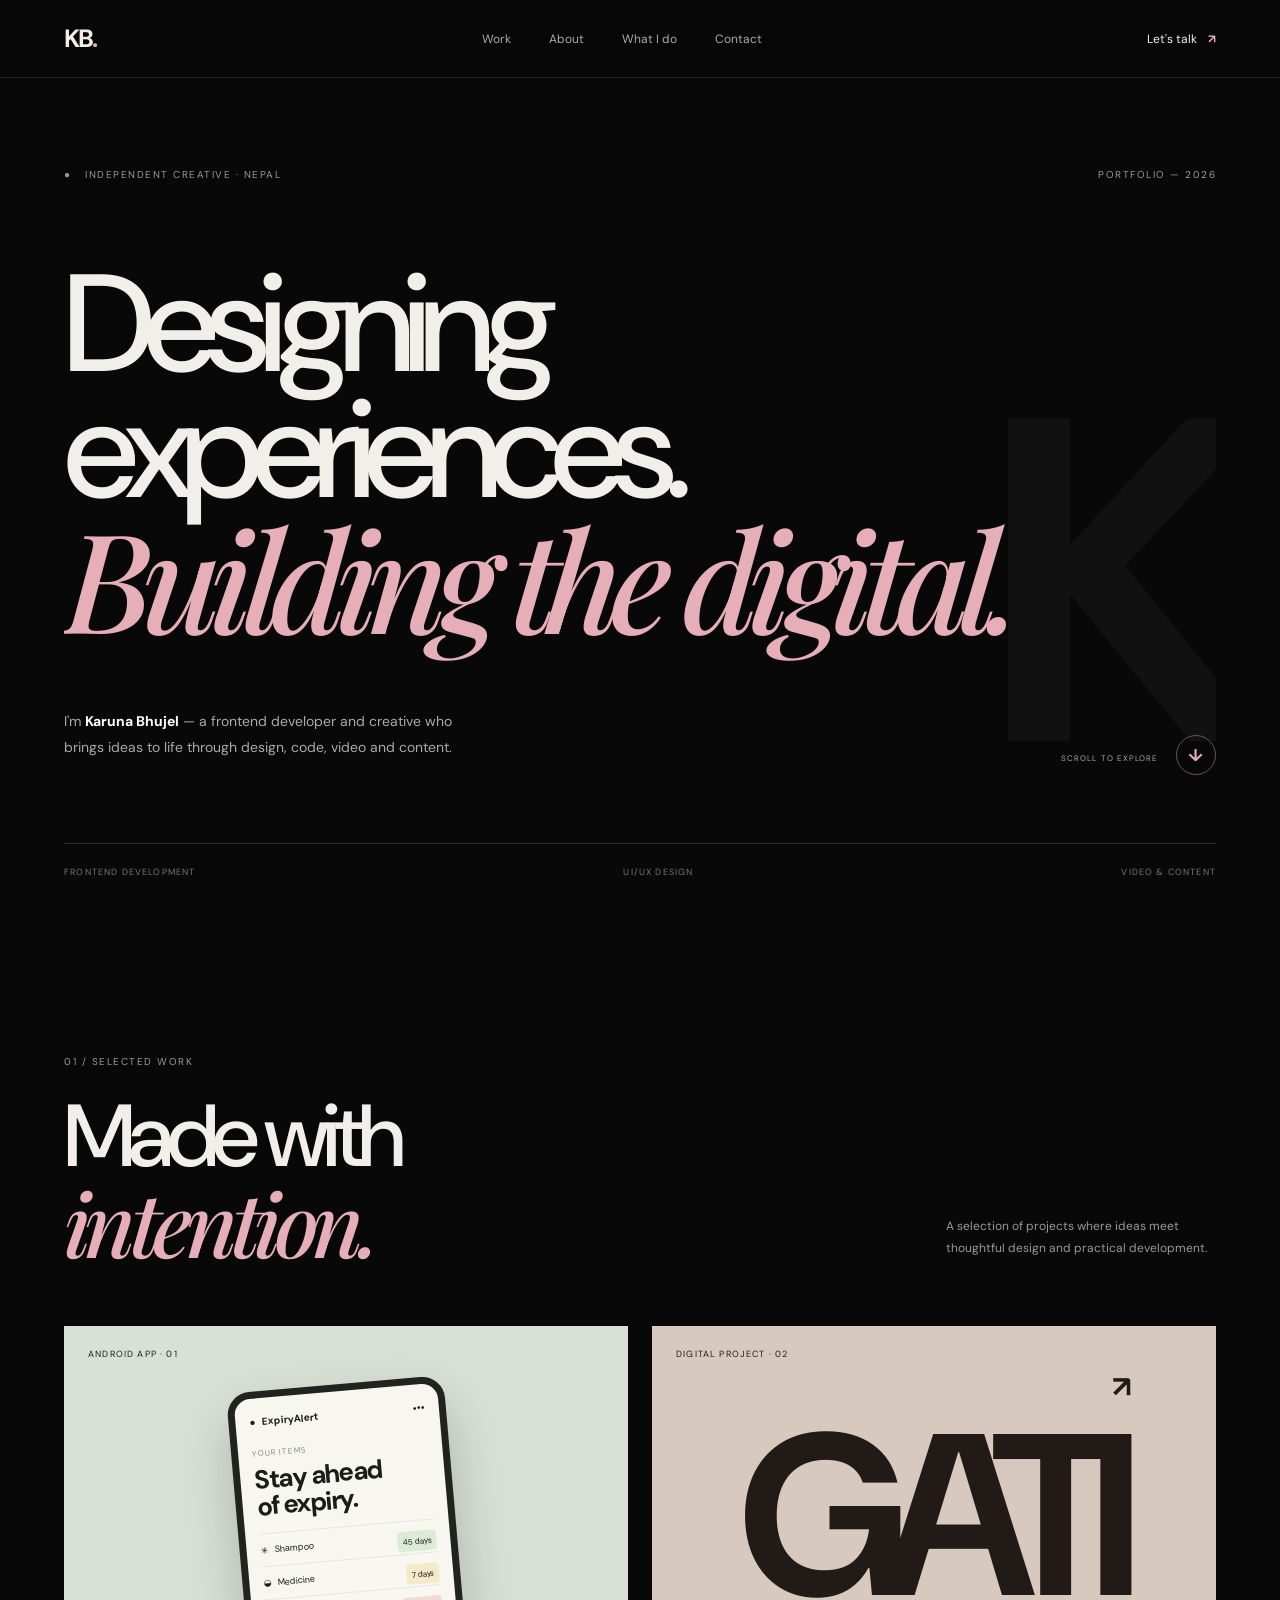
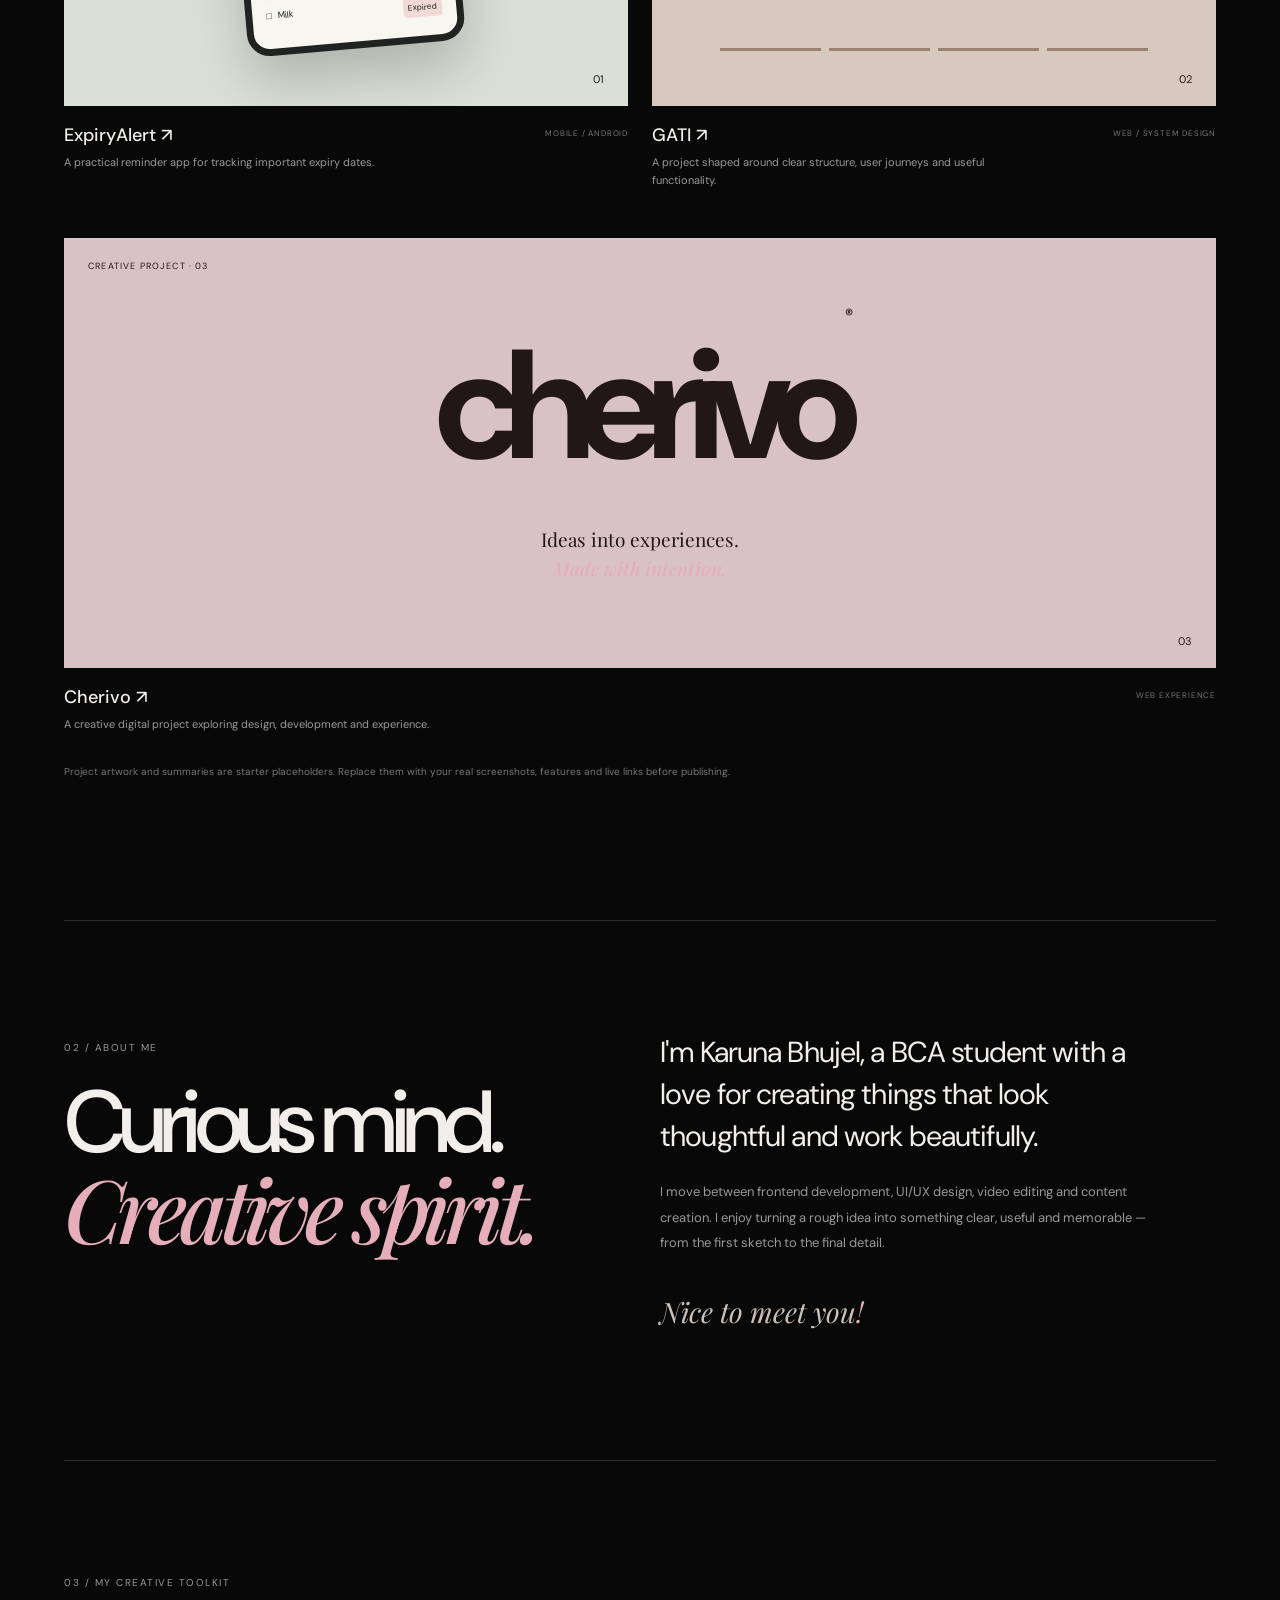
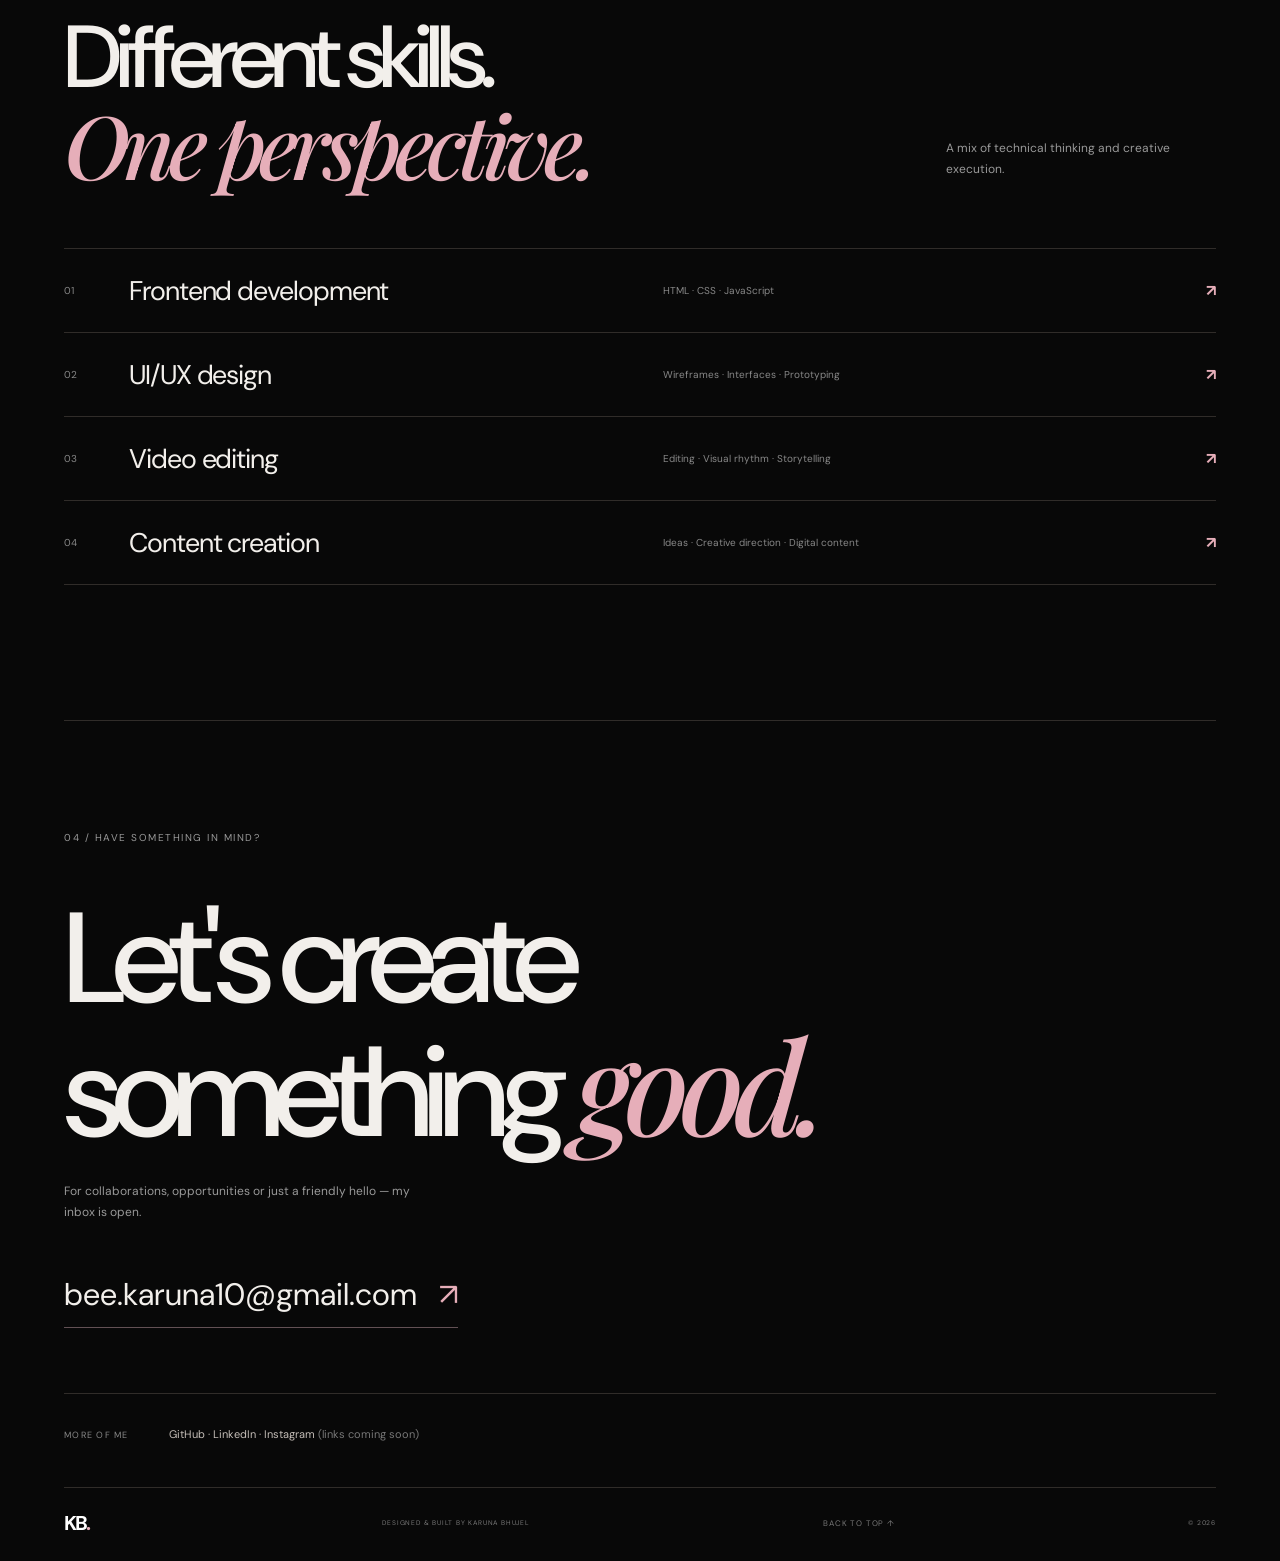
<file: Karuna-Bhujel-Portfolio/Karuna-Bhujel-Portfolio/index.html>
<!doctype html>
<html lang="en">
<head>
<meta charset="utf-8"><meta name="viewport" content="width=device-width, initial-scale=1">
<meta name="theme-color" content="#080808">
<meta name="description" content="Karuna Bhujel — frontend developer, UI/UX designer, video editor and content creator.">
<title>Karuna Bhujel — Creative Portfolio</title>
<link rel="preconnect" href="https://fonts.googleapis.com"><link rel="preconnect" href="https://fonts.gstatic.com" crossorigin>
<link href="https://fonts.googleapis.com/css2?family=DM+Sans:wght@400;500;600;700&family=Playfair+Display:ital,wght@1,500&display=swap" rel="stylesheet">
<link rel="stylesheet" href="style.css"><script src="script.js" defer></script>
</head>
<body>
<div class="progress"></div>
<header class="header"><a class="logo" href="#home">KB<span>.</span></a><button class="menu" aria-label="Open menu" aria-expanded="false"><i></i><i></i></button>
<nav><a href="#work">Work</a><a href="#about">About</a><a href="#services">What I do</a><a href="#contact">Contact</a></nav><a class="talk" href="#contact">Let's talk <b>↗</b></a></header>
<main>
<section class="hero wrap" id="home">
<div class="topline"><span class="eyebrow">● &nbsp; INDEPENDENT CREATIVE · NEPAL</span><span class="eyebrow">PORTFOLIO — 2026</span></div>
<h1 class="reveal">Designing<br>experiences.<br><em>Building the digital.</em></h1>
<div class="hero-bottom reveal"><p>I'm <strong>Karuna Bhujel</strong> — a frontend developer and creative who brings ideas to life through design, code, video and content.</p><a class="scroll" href="#work">SCROLL TO EXPLORE <b>↓</b></a></div>
<div class="hero-foot"><span>FRONTEND DEVELOPMENT</span><span>UI/UX DESIGN</span><span>VIDEO & CONTENT</span></div><div class="ghost">K<span>.</span></div>
</section>
<section class="section wrap" id="work"><div class="section-head reveal"><div><p class="eyebrow">01 / SELECTED WORK</p><h2>Made with<br><em>intention.</em></h2></div><p>A selection of projects where ideas meet thoughtful design and practical development.</p></div>
<div class="projects">
<article class="project reveal"><a class="art expiry" href="mailto:bee.karuna10@gmail.com?subject=About%20ExpiryAlert"><small>ANDROID APP · 01</small><div class="phone"><div class="phone-head">● &nbsp; ExpiryAlert <b>•••</b></div><label>YOUR ITEMS</label><h3>Stay ahead<br>of expiry.</h3><div class="item">✳ &nbsp; Shampoo <span class="green">45 days</span></div><div class="item">◒ &nbsp; Medicine <span class="yellow">7 days</span></div><div class="item">□ &nbsp; Milk <span class="red">Expired</span></div></div><i class="number">01</i></a><div class="caption"><div><h3>ExpiryAlert ↗</h3><p>A practical reminder app for tracking important expiry dates.</p></div><small>MOBILE / ANDROID</small></div></article>
<article class="project reveal"><a class="art gati" href="mailto:bee.karuna10@gmail.com?subject=About%20GATI"><small>DIGITAL PROJECT · 02</small><strong>GATI<span>↗</span></strong><div class="lines"><i></i><i></i><i></i><i></i></div><i class="number">02</i></a><div class="caption"><div><h3>GATI ↗</h3><p>A project shaped around clear structure, user journeys and useful functionality.</p></div><small>WEB / SYSTEM DESIGN</small></div></article>
<article class="project wide reveal"><a class="art cherivo" href="mailto:bee.karuna10@gmail.com?subject=About%20Cherivo"><small>CREATIVE PROJECT · 03</small><strong>cherivo<span>®</span></strong><p>Ideas into experiences.<br><em>Made with intention.</em></p><i class="number">03</i></a><div class="caption"><div><h3>Cherivo ↗</h3><p>A creative digital project exploring design, development and experience.</p></div><small>WEB EXPERIENCE</small></div></article></div>
<p class="note">Project artwork and summaries are starter placeholders. Replace them with your real screenshots, features and live links before publishing.</p></section>
<section class="section about wrap" id="about"><div class="section-head reveal"><div><p class="eyebrow">02 / ABOUT ME</p><h2>Curious mind.<br><em>Creative spirit.</em></h2></div></div><div class="about-copy reveal"><h3>I'm Karuna Bhujel, a BCA student with a love for creating things that look thoughtful and work beautifully.</h3><p>I move between frontend development, UI/UX design, video editing and content creation. I enjoy turning a rough idea into something clear, useful and memorable — from the first sketch to the final detail.</p><div class="signature">Nice to meet you<span>!</span></div></div></section>
<section class="section wrap services" id="services"><div class="section-head reveal"><div><p class="eyebrow">03 / MY CREATIVE TOOLKIT</p><h2>Different skills.<br><em>One perspective.</em></h2></div><p>A mix of technical thinking and creative execution.</p></div>
<div class="skill-list"><div class="skill reveal"><span>01</span><h3>Frontend development</h3><p>HTML · CSS · JavaScript</p><b>↗</b></div><div class="skill reveal"><span>02</span><h3>UI/UX design</h3><p>Wireframes · Interfaces · Prototyping</p><b>↗</b></div><div class="skill reveal"><span>03</span><h3>Video editing</h3><p>Editing · Visual rhythm · Storytelling</p><b>↗</b></div><div class="skill reveal"><span>04</span><h3>Content creation</h3><p>Ideas · Creative direction · Digital content</p><b>↗</b></div></div></section>
<section class="section contact wrap" id="contact"><p class="eyebrow reveal">04 / HAVE SOMETHING IN MIND?</p><h2 class="reveal">Let's create<br>something <em>good.</em></h2><p class="contact-copy reveal">For collaborations, opportunities or just a friendly hello — my inbox is open.</p><a class="email reveal" href="mailto:bee.karuna10@gmail.com">bee.karuna10@gmail.com <span>↗</span></a><div class="social"><small>MORE OF ME</small><p>GitHub · LinkedIn · Instagram <span>(links coming soon)</span></p></div><footer><a class="logo" href="#home">KB<span>.</span></a><small>DESIGNED & BUILT BY KARUNA BHUJEL</small><a href="#home">BACK TO TOP ↑</a><small>© 2026</small></footer></section>
</main></body></html>
</file>
<file: Karuna-Bhujel-Portfolio/Karuna-Bhujel-Portfolio/style.css>
*{box-sizing:border-box}html{scroll-behavior:smooth;
        scroll-padding-top:85px}body{margin:0;background:#080808;
        color:#f2efeb;
        font-family:'DM Sans',sans-serif;-webkit-font-smoothing:antialiased}a{color:inherit;
            text-decoration:none}::selection{background:#e6aeb9;
                color:#111}.wrap{width:min(1180px,90%);
                    margin:auto}.progress{position:fixed;
                        z-index:30;
                        top:0;
                        left:0;
                        height:2px;
                        width:0;
                        background:#e6aeb9}.header{height:78px;
                            padding:0 5%;display:flex;
                            align-items:center;
                            justify-content:space-between;
                            border-bottom:1px solid #252321;
                            position:sticky;
                            top:0;
                            z-index:20;
                            background:#080808ed;
                            backdrop-filter:blur(12px)}.logo{font-size:25px;
                                font-weight:700;
                                letter-spacing:-2px}.logo span,.talk b{color:#e6aeb9}.header nav{display:flex;gap:38px;
                                    font-size:12px;
                                    color:#aaa}.header nav a:hover,.talk:hover{color:#e6aeb9}.talk{font-size:12px}.talk b{margin-left:8px}.menu{display:none;background:none;
                                        border:0}.menu i{display:block;width:22px;
                                            height:1px;
                                            background:#fff;
                                            margin:6px}.hero{min-height:calc(100svh - 78px);
                                                padding-top:10vh;
                                                display:flex;
                                                flex-direction:column;
                                                position:relative;
                                                overflow:hidden}.topline{display:flex;justify-content:space-between}.eyebrow{font-size:10px;
                                                    letter-spacing:.15em;
                                                    color:#999}.hero h1{position:relative;
                                                        z-index:1;font-size:clamp(58px,10.8vw,145px);
                                                        line-height:.91;
                                                        letter-spacing:-.085em;
                                                        font-weight:500;
                                                        margin:9vh 0 5vh}.hero h1 em,h2 em,.cherivo em{font-family:'Playfair Display',serif;color:#e6aeb9;
                                                            font-weight:500}.hero-bottom{display:flex;
                                                                justify-content:space-between;
                                                                align-items:end;
                                                                position:relative;
                                                                z-index:1}.hero-bottom p{max-width:430px;
                                                                    font-size:14px;
                                                                    line-height:1.85;
                                                                    color:#aaa}.hero-bottom strong{color:#fff}.scroll{font-size:8px;
                                                                        letter-spacing:.13em;
                                                                        color:#aaa}.scroll b{display:inline-grid;place-items:center;
                                                                            width:40px;
                                                                            height:40px;
                                                                            border:1px solid #65565a;
                                                                            border-radius:50%;
                                                                            color:#e6aeb9;
                                                                            font-size:17px;
                                                                            margin-left:15px}.hero-foot{display:flex;justify-content:space-between;
                                                                                margin-top:auto;
                                                                                padding:22px 0;border-top:1px solid #302c29;
                                                                                color:#777;
                                                                                font-size:9px;
                                                                                letter-spacing:.13em}.ghost{position:absolute;
                                                                                    right:-2%;top:25%;
                                                                                    font-size:clamp(200px,36vw,480px);
                                                                                    font-weight:700;
                                                                                    letter-spacing:-.15em;color:#111;
                                                                                    pointer-events:none}.ghost span{color:#171214}.section{padding-top:145px}.section-head{display:flex;
                                                                                        justify-content:space-between;
                                                                                        align-items:end;
                                                                                        margin-bottom:55px}.section-head h2,.contact h2{font-size:clamp(48px,7vw,88px);
                                                                                            line-height:.98;
                                                                                            letter-spacing:-.075em;
                                                                                            font-weight:500;
                                                                                            margin:25px 0 0}.section-head>p{max-width:270px;
                                                                                                color:#999;
                                                                                                font-size:12px;
                                                                                                line-height:1.8}.projects{display:grid;
                                                                                                    grid-template-columns:1fr 1fr;
                                                                                                    gap:48px 24px}.wide{grid-column:1/-1}.art{height:380px;
                                                                                                        position:relative;
                                                                                                        display:flex;align-items:center;
                                                                                                        justify-content:center;
                                                                                                        overflow:hidden;
                                                                                                        transition:filter .3s}.art:hover{filter:brightness(1.06)}.art>small{position:absolute;
                                                                                                            top:22px;
                                                                                                            left:24px;
                                                                                                            font-size:9px;
                                                                                                            letter-spacing:.13em}.expiry{background:#d9e0d5;
                                                                                                                color:#1a1d18}.phone{width:218px;
                                                                                                                    background:#f7f7f0;
                                                                                                                    border:7px solid #20231f;
                                                                                                                    border-radius:23px;
                                                                                                                    padding:17px 14px;
                                                                                                                    box-shadow:0 25px 55px #0003;
                                                                                                                    transform:rotate(-5deg)}.phone-head{font-size:10px;
                                                                                                                        font-weight:bold}.phone-head b{float:right}.phone label{display:block;
                                                                                                                            font-size:8px;
                                                                                                                            color:#858b7e;
                                                                                                                            margin:20px 0 8px;
                                                                                                                            letter-spacing:.1em}.phone h3{font-size:26px;
                                                                                                                                line-height:1.02;letter-spacing:-1.5px;
                                                                                                                                margin:0 0 14px}.item{font-size:9px;
                                                                                                                                    padding:10px 0;
                                                                                                                                    border-top:1px solid #e5e7df}.item span{float:right;font-size:8px;
                                                                                                                                        padding:5px;
                                                                                                                                        border-radius:4px}.green{background:#dcebd8}.yellow{background:#f4e9c9}.red{background:#f1d9d6}.gati{background:#d8c9be;
                                                                                                                                            color:#211a16}.gati strong{font-size:clamp(120px,20vw,230px);
                                                                                                                                                letter-spacing:-.13em}.gati strong span{font-size:30px;
                                                                                                                                                    vertical-align:top;
                                                                                                                                                    letter-spacing:0}.lines{position:absolute;
                                                                                                                                                        bottom:55px;
                                                                                                                                                        left:12%;right:12%;
                                                                                                                                                        display:flex;
                                                                                                                                                        gap:8px}.lines i{height:3px;
                                                                                                                                                            background:#9a8172;
                                                                                                                                                            flex:1}.cherivo{height:430px;
                                                                                                                                                                background:#d9c2c6;
                                                                                                                                                                color:#211719;
                                                                                                                                                                flex-direction:column}.cherivo strong{font-size:clamp(70px,13vw,155px);
                                                                                                                                                                    letter-spacing:-.105em}.cherivo strong span{font-size:16px;
                                                                                                                                                                        vertical-align:top}.cherivo p{font-family:'Playfair Display',serif;
                                                                                                                                                                            font-size:19px;
                                                                                                                                                                            text-align:center;
                                                                                                                                                                            line-height:1.5}.number{position:absolute;
                                                                                                                                                                                right:24px;
                                                                                                                                                                                bottom:20px;
                                                                                                                                                                                font-size:11px;
                                                                                                                                                                                font-style:normal}.caption{display:flex;
                                                                                                                                                                                    justify-content:space-between;
                                                                                                                                                                                    padding-top:17px}.caption h3{font-size:18px;
                                                                                                                                                                                        font-weight:500;
                                                                                                                                                                                        margin:0 0 7px}.caption p{font-size:11px;
                                                                                                                                                                                            color:#999;line-height:1.6;
                                                                                                                                                                                            margin:0;max-width:390px}.caption small{font-size:8px;
                                                                                                                                                                                                letter-spacing:.1em;
                                                                                                                                                                                                color:#777;
                                                                                                                                                                                                white-space:nowrap;
                                                                                                                                                                                                padding-top:5px}.note{font-size:10px;
                                                                                                                                                                                                    color:#777;
                                                                                                                                                                                                    margin-top:30px;
                                                                                                                                                                                                    line-height:1.7}.about{border-top:1px solid #302c29;
                                                                                                                                                                                                        margin-top:140px;
                                                                                                                                                                                                        padding-top:110px;
                                                                                                                                                                                                        display:grid;
                                                                                                                                                                                                        grid-template-columns:1fr 1fr;
                                                                                                                                                                                                        gap:40px}.about .section-head{display:block;
                                                                                                                                                                                                            margin:0}.about-copy{max-width:490px}.about-copy h3{font-size:clamp(21px,2.6vw,29px);
                                                                                                                                                                                                                font-weight:400;
                                                                                                                                                                                                                line-height:1.45;
                                                                                                                                                                                                                letter-spacing:-.03em;
                                                                                                                                                                                                                margin:0 0 22px}.about-copy p{font-size:13px;
                                                                                                                                                                                                                    line-height:1.95;
                                                                                                                                                                                                                    color:#999}.signature{font-family:'Playfair Display',serif;
                                                                                                                                                                                                                        font-style:italic;
                                                                                                                                                                                                                        font-size:28px;
                                                                                                                                                                                                                        margin-top:38px;
                                                                                                                                                                                                                        color:#c8c0b9}.signature span{color:#e6aeb9}.services{border-top:1px solid #302c29;
                                                                                                                                                                                                                            margin-top:130px;
                                                                                                                                                                                                                            padding-top:105px;
                                                                                                                                                                                                                            padding-bottom:135px}.skill-list{border-top:1px solid #302c29}.skill{display:grid;
                                                                                                                                                                                                                                grid-template-columns:50px 1fr 1fr 20px;
                                                                                                                                                                                                                                gap:15px;
                                                                                                                                                                                                                                align-items:center;
                                                                                                                                                                                                                                padding:24px 0;
                                                                                                                                                                                                                                border-bottom:1px solid #302c29;
                                                                                                                                                                                                                                transition:padding .25s}.skill:hover{padding-left:8px}.skill>span,.skill p{font-size:10px;
                                                                                                                                                                                                                                    color:#888}.skill h3{font-size:clamp(18px,2.3vw,27px);
                                                                                                                                                                                                                                        font-weight:400;
                                                                                                                                                                                                                                        letter-spacing:-.04em;
                                                                                                                                                                                                                                        margin:0}.skill p{margin:0}.skill b{color:#e6aeb9;text-align:right}.contact{border-top:1px solid #302c29;
                                                                                                                                                                                                                                            padding-top:100px;
                                                                                                                                                                                                                                            padding-bottom:25px}.contact h2{font-size:clamp(62px,10vw,130px);
                                                                                                                                                                                                                                                margin:52px 0 25px}.contact-copy{max-width:350px;
                                                                                                                                                                                                                                                    color:#999;
                                                                                                                                                                                                                                                    font-size:12px;
                                                                                                                                                                                                                                                    line-height:1.8}.email{display:inline-block;
                                                                                                                                                                                                                                                        font-size:clamp(17px,3vw,31px);
                                                                                                                                                                                                                                                        margin:38px 0 65px;
                                                                                                                                                                                                                                                        border-bottom:1px solid #625054;
                                                                                                                                                                                                                                                        padding-bottom:12px}.email span{color:#e6aeb9;
                                                                                                                                                                                                                                                            margin-left:15px}.social{display:flex;gap:40px;
                                                                                                                                                                                                                                                                align-items:baseline;
                                                                                                                                                                                                                                                                border-top:1px solid #302c29;padding:22px 0 35px}.social small{font-size:9px;letter-spacing:.14em;color:#888}.social p{font-size:11px;color:#c5beb8}.social p span{color:#777}footer{border-top:1px solid #302c29;padding-top:22px;display:flex;justify-content:space-between;align-items:center;color:#777;font-size:8px;letter-spacing:.1em}footer .logo{color:#fff;font-size:20px}.reveal{opacity:0;transform:translateY(22px);transition:opacity .7s ease,transform .7s ease}.reveal.visible{opacity:1;transform:none}@media(max-width:700px){.header{height:70px}.menu{display:block}.header nav{display:none;position:absolute;top:69px;left:0;right:0;background:#0d0d0d;padding:24px 5%;flex-direction:column;gap:22px;border-bottom:1px solid #302c29}.header nav.open{display:flex}.talk{display:none}.hero{min-height:calc(92svh - 70px);padding-top:11vh}.hero h1{font-size:clamp(54px,13vw,88px);margin:10vh 0 6vh}.hero-bottom{align-items:start;flex-direction:column;gap:20px}.hero-bottom p{font-size:13px}.hero-foot{gap:12px;flex-wrap:wrap;font-size:7px}.section{padding-top:95px}.section-head{display:block;margin-bottom:38px}.section-head h2{margin-top:23px}.section-head>p{margin-top:20px}.projects{grid-template-columns:1fr;gap:37px}.wide{grid-column:auto}.art,.cherivo{height:330px}.about{grid-template-columns:1fr;gap:32px;margin-top:95px;padding-top:85px}.services{margin-top:95px;padding-top:85px;padding-bottom:95px}.skill{grid-template-columns:28px 1fr 20px;gap:10px}.skill p{grid-column:2;margin-top:4px}.skill b{grid-column:3;grid-row:1/3}.contact{padding-top:80px}.contact h2{margin-top:40px}.email{font-size:18px;margin-bottom:50px}.social{display:block}.social p{margin-top:14px}footer{gap:15px;flex-wrap:wrap}footer small:nth-of-type(1){display:none}}@media(prefers-reduced-motion:reduce){html{scroll-behavior:auto}.reveal{opacity:1;transform:none;transition:none}.skill{transition:none}}
                                                                                                                                                                                                                                                                /* Hide Netlify badge */
    #netlify-badge,
    a[href*="netlify.com"] img {
        display: none !important;
    }
</file>
